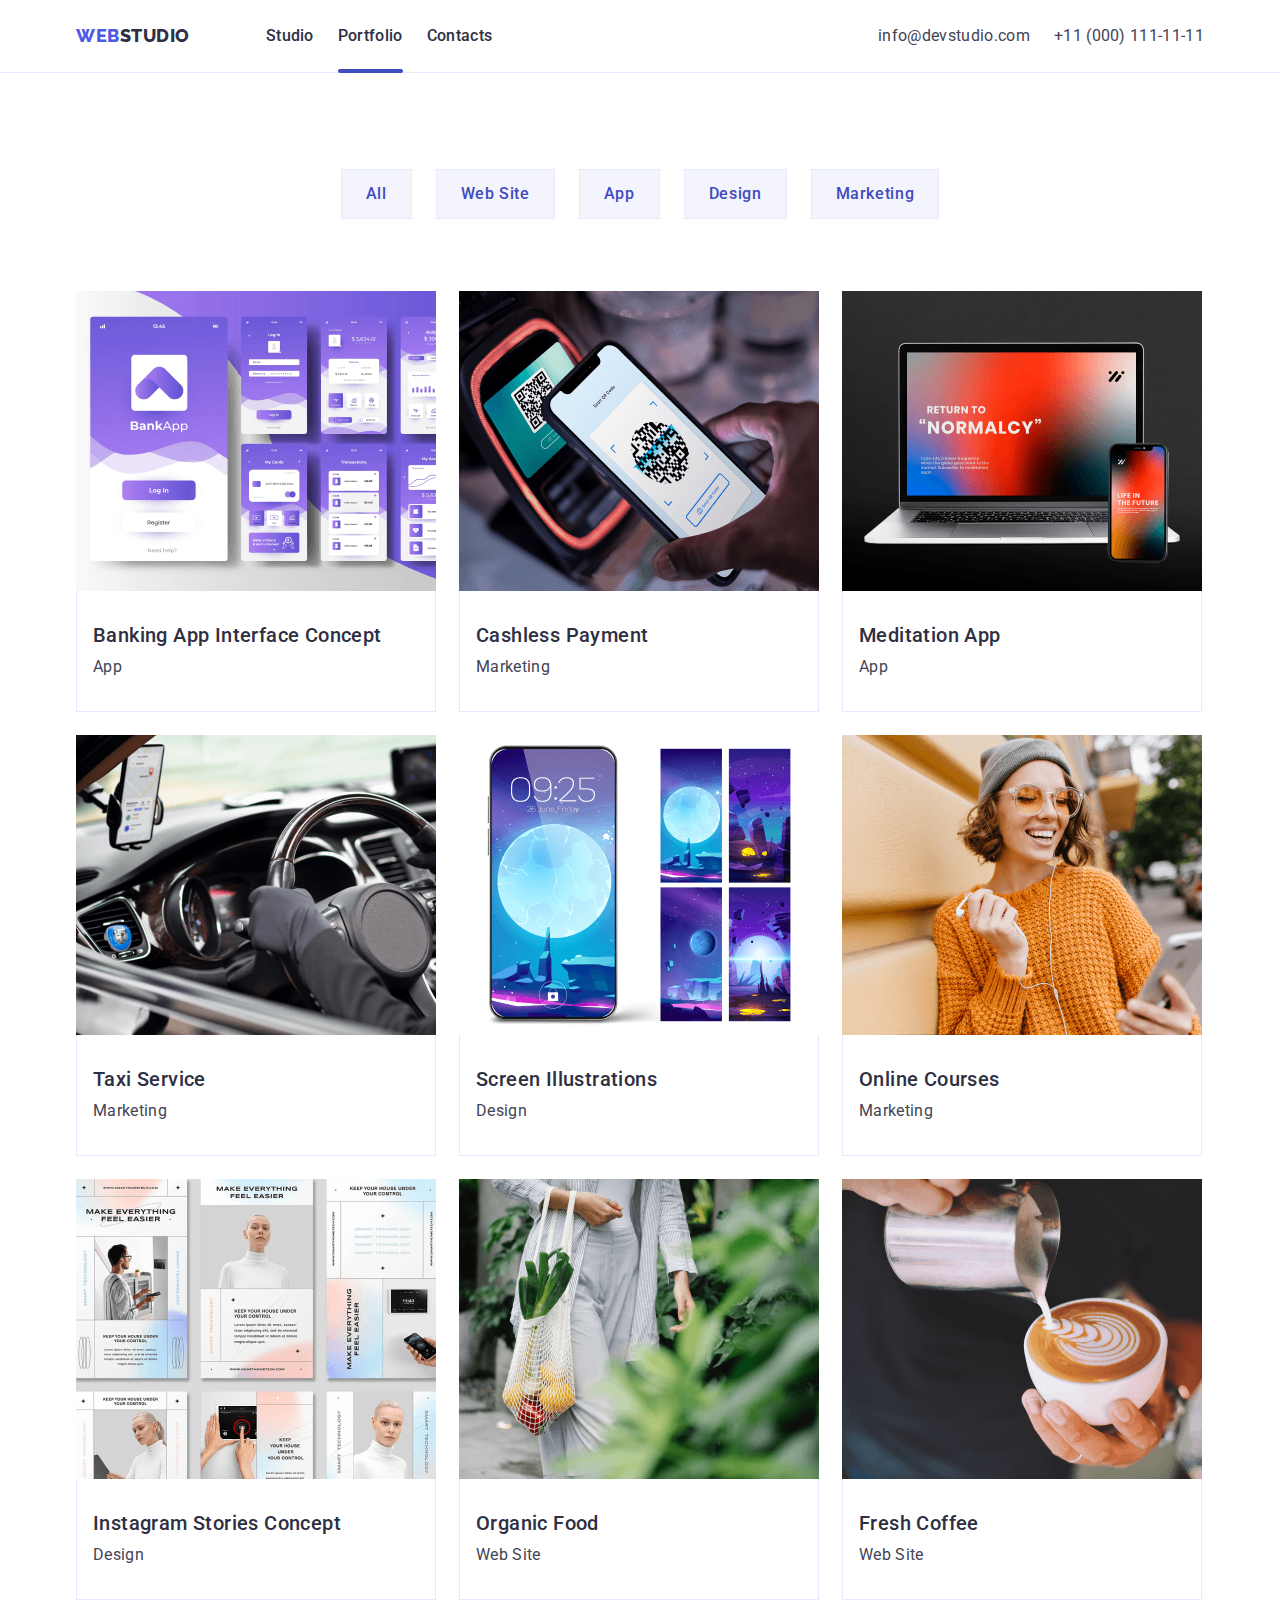
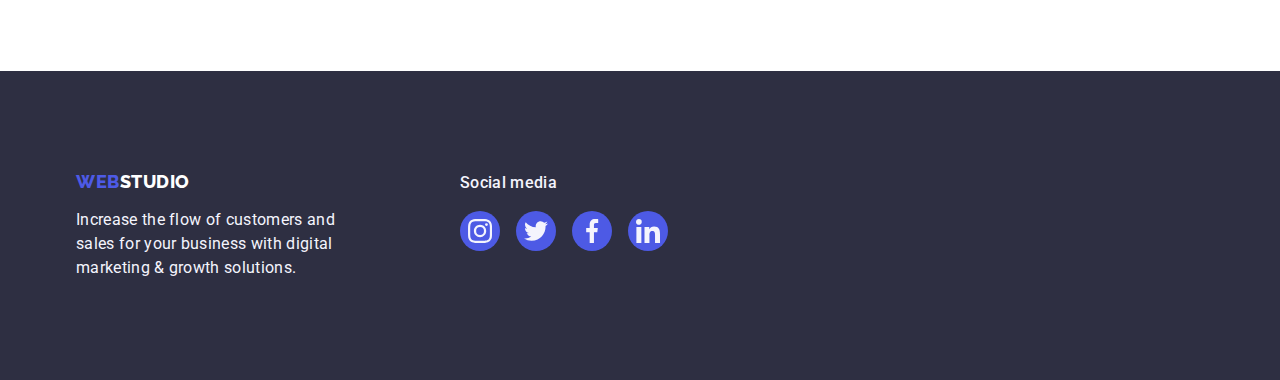
<file: portfolio.html>
<!DOCTYPE html>
<html lang="en">

<head>
    <meta charset="UTF-8" />
    <meta name="viewport" content="width=device-width, initial-scale=1.0" />
    <title>Web Studio</title>

    <!-- Fonts -->
    <link rel="preconnect" href="https://fonts.googleapis.com">
    <link rel="preconnect" href="https://fonts.gstatic.com" crossorigin>
    <link href="https://fonts.googleapis.com/css2?family=Raleway:wght@800&family=Roboto:wght@400;500;700&display=swap"
        rel="stylesheet">
    <!-- Styles -->
    <link rel="stylesheet" type="text/css"
        href=" https://cdnjs.cloudflare.com/ajax/libs/modern-normalize/2.0.0/modern-normalize.min.css">
    <link rel="stylesheet" href="./css/styles.css">
</head>

<body>
    <header>
        <div class="container header-container">
            <nav>
                <a href="./index.html" class="logo" width="44" height="21" alt="WebStudio">WEB<span>STUDIO</span></a>
                <ul class="menu">
                    <li><a href="./index.html">Studio</a></li>
                    <li><a href="./portfolio.html" class="current">Portfolio</a></li>
                    <li><a href="#">Contacts</a></li>
                </ul>
            </nav>
            <address class="contacts">
                <ul>
                    <li><a href="mailto:info@devstudio.com">info@devstudio.com</a></li>
                    <li><a href="tel:+11000111111">+11 (000) 111-11-11</a></li>
                </ul>
            </address>
        </div>
    </header>

    <main>
        <section class="portfolio-section">
            <div class="container">
                <h1 class="visually-hidden" hidden>portfolio-hidden</h1>
                <ul class="filter">
                    <li class="filter-button"><button type="button">All</button></li>
                    <li class="filter-button">
                        <button type="button">Web Site</button>
                    </li>
                    <li class="filter-button"><button type="button">App</button></li>
                    <li class="filter-button">
                        <button type="button">Design</button>
                    </li>
                    <li class="filter-button"><button type="button">Marketing</button>
                    </li>
                </ul>

                <ul class="portfolio-list">
                    <li class="portfolio-element" tabindex="0">
                        <a href="#">
                            <div class="portfolio-box">
                                <img src="./images/portfolio/banking_app_interface_concept.jpg" width="360" height="300"
                                    alt="App" />
                                <p class="overlay">14 Stylish and User-Friendly App Design Concepts · Task Manager App ·
                                    Calorie Tracker App · Exotic Fruit Ecommerce App · Cloud Storage App</p>
                            </div>
                            <div class="portfolio-element-details">
                                <h2>Banking App Interface Concept</h2>
                                <p>App</p>
                            </div>
                        </a>
                    </li>
                    <li class="portfolio-element" tabindex="0">
                        <a href="#">
                            <div class="portfolio-box">
                                <img src="./images/portfolio/cashless_payment.jpg" width="360" height="300"
                                    alt="Marketing" />
                                <p class="overlay">14 Stylish and User-Friendly App Design Concepts · Task Manager App ·
                                    Calorie Tracker App · Exotic Fruit Ecommerce App · Cloud Storage App</p>
                            </div>

                            <div class="portfolio-element-details">
                                <h2>Cashless Payment</h2>
                                <p>Marketing</p>
                            </div>
                        </a>
                    </li>
                    <li class="portfolio-element" tabindex="0">
                        <a href="#">
                            <div class="portfolio-box">
                                <img src="./images/portfolio/meditation_app.jpg" width="360" height="300" alt="App" />
                                <p class="overlay">14 Stylish and User-Friendly App Design Concepts · Task Manager App ·
                                    Calorie Tracker App · Exotic Fruit Ecommerce App · Cloud Storage App</p>
                            </div>
                            <div class="portfolio-element-details">
                                <h2>Meditation App</h2>
                                <p>App</p>
                            </div>
                        </a>
                    </li>
                    <li class="portfolio-element" tabindex="0">
                        <a href="#">
                            <div class="portfolio-box">
                                <img src="./images/portfolio/taxi_service.jpg" width="360" height="300" alt="App" />
                                <p class="overlay">14 Stylish and User-Friendly App Design Concepts · Task Manager App ·
                                    Calorie Tracker App · Exotic Fruit Ecommerce App · Cloud Storage App</p>
                            </div>
                            <div class="portfolio-element-details">
                                <h2>Taxi Service</h2>
                                <p>Marketing</p>
                            </div>
                        </a>
                    </li>
                    <li class="portfolio-element" tabindex="0">
                        <a href="#">
                            <div class="portfolio-box">
                                <img src="./images/portfolio/screen_illustrations.jpg" width="360" height="300"
                                    alt="Marketing" />
                                <p class="overlay">14 Stylish and User-Friendly App Design Concepts · Task Manager App ·
                                    Calorie Tracker App · Exotic Fruit Ecommerce App · Cloud Storage App</p>
                            </div>
                            <div class="portfolio-element-details">
                                <h2>Screen Illustrations</h2>
                                <p>Design</p>
                            </div>
                        </a>
                    </li>
                    <li class="portfolio-element" tabindex="0">
                        <a href="#">
                            <div class="portfolio-box">
                                <img src="./images/portfolio/online_courses.jpg" width="360" height="300" alt="App" />
                                <p class="overlay">14 Stylish and User-Friendly App Design Concepts · Task Manager App ·
                                    Calorie Tracker App · Exotic Fruit Ecommerce App · Cloud Storage App</p>
                            </div>
                            <div class="portfolio-element-details">
                                <h2>Online Courses</h2>
                                <p>Marketing</p>
                            </div>
                        </a>
                    </li>
                    <li class="portfolio-element" tabindex="0">
                        <a href="#">
                            <div class="portfolio-box">
                                <img src="./images/portfolio/instagram_stories_concept.jpg" width="360" height="300"
                                    alt="App" />
                                <p class="overlay">14 Stylish and User-Friendly App Design Concepts · Task Manager App ·
                                    Calorie Tracker App · Exotic Fruit Ecommerce App · Cloud Storage App</p>
                            </div>
                            <div class="portfolio-element-details">
                                <h2>Instagram Stories Concept</h2>
                                <p>Design</p>
                            </div>
                        </a>
                    </li>
                    <li class="portfolio-element" tabindex="0">
                        <a href="#">
                            <div class="portfolio-box">
                                <img src="./images/portfolio/organic_food.jpg" width="360" height="300"
                                    alt="Marketing" />
                                <p class="overlay">14 Stylish and User-Friendly App Design Concepts · Task Manager App ·
                                    Calorie Tracker App · Exotic Fruit Ecommerce App · Cloud Storage App</p>
                            </div>
                            <div class="portfolio-element-details">
                                <h2>Organic Food</h2>
                                <p>Web Site</p>
                            </div>
                        </a>
                    </li>
                    <li class="portfolio-element" tabindex="0">
                        <a href="#">
                            <div class="portfolio-box">
                                <img src="./images/portfolio/fresh_coffee.jpg" width="360" height="300" alt="App" />
                                <p class="overlay">14 Stylish and User-Friendly App Design Concepts · Task Manager App ·
                                    Calorie Tracker App · Exotic Fruit Ecommerce App · Cloud Storage App</p>
                            </div>
                            <div class="portfolio-element-details">
                                <h2>Fresh Coffee</h2>
                                <p>Web Site</p>
                            </div>
                        </a>
                    </li>
                </ul>
            </div>
        </section>
    </main>

    <footer>
        <div class="container">
            <div class="footer-wrapper">
                <div>
                    <a href="./index.html" class="logo">WEB<span>STUDIO</span></a>
                    <p class="footer-p">Increase the flow of customers and sales for your business with digital
                        marketing & growth
                        solutions.</p>
                </div>
                <div class="social-footer">
                    <p>Social media</p>
                    <ul class="footer-social-wrapper">
                        <li class="social-wrapper">
                            <a href="#">
                                <svg height="24" width="24">
                                    <use href="./images/icons.svg#icon-instagram"></use>
                                </svg>
                            </a>
                        </li>
                        <li class="social-wrapper">
                            <a href="#">
                                <svg height="24" width="24">
                                    <use href="./images/icons.svg#icon-twitter"></use>
                                </svg>
                            </a>
                        </li>
                        <li class="social-wrapper">
                            <a href="#">
                                <svg height="24" width="24">
                                    <use href="./images/icons.svg#icon-facebook"></use>
                                </svg>
                            </a>
                        </li>
                        <li class="social-wrapper">
                            <a href="#">
                                <svg height="24" width="24">
                                    <use href="./images/icons.svg#icon-linkedin"></use>
                                </svg>
                            </a>
                        </li>
                    </ul>
                </div>
            </div>
        </div>
    </footer>
</body>

</html>
</file>
<file: css/styles.css>
@font-face {
    font-family: 'Roboto', 'Raleway';
    src: url('https://fonts.googleapis.com/css2?family=Raleway:wght@800&family=Roboto:wght@400;500;700&display=swap');
    font-style: normal;
    font-display: swap;
    font-weight: 400;
}

:root {
    --iris: #4d5ae5;
    --ocean: #404bbf;
    --navy-blue: #2e2f42;
    --green: #31d0aa;
    --slate: #434455;
    --light-slate: #8e8f99;
    --cornflower: #e7e9fc;
    --cloud: #f4f4fd;
    --navy-blue-modal: rgba(46, 47, 66, 0.4);
    --grey: rgba(46, 47, 66, 0.7);
    --white: #fff;
    --dairy: #fcfcfc;
    --normal: #9747FF;
    --primary-font: "Roboto", sans-serif;
    --logo-font: 'Raleway', sans-serif;
    --trns-slow: 600ms ease-out;
    --trns-fast: 250ms cubic-bezier(0.4, 0, 0.2, 1);
}

h1,
h2,
h3,
h4,
h5,
h6 {
    margin: 0;
}

ul {
    display: flex;
    gap: 24px;
    margin: 0;
    padding: 0;
}

nav {
    display: flex;
    align-items: center;
    margin-right: auto;
}

.container {
    margin: 0 auto;
    padding: 0px 15px;
    width: 1158px;
    flex-shrink: 0;
    align-items: center;
}

header{
    border-bottom: 1px solid var(--cornflower);
}

.header-container {
    display: flex;
}

.logo {
    display: block;
    margin-right: 76px;
    font-family: var(--logo-font);
    font-weight: 800;
    font-size: 18px;
    line-height: 117%;
    letter-spacing: 0.03em;
    text-transform: uppercase;
    color: var(--iris);
}

.logo:hover {
    text-decoration: none;
}

footer .logo span {
    color: var(--white);
}

header .logo span {
    color: var(--navy-blue);
}

.current {
    color: var(--ocean);
}

.current::after {
    position: absolute;
    left: 0;
    bottom: -1px;
    content: '';
    display: block;
    width: 100%;
    height: 4px;
    border-radius: 2px;
    background-color: var(--ocean);
}

.menu li a {
    position: relative;
    display: block;
    padding: 24px 0;
}

.menu a {
    font-family: var(--primary-font);
    font-weight: 500;
    font-size: 16px;
    line-height: 150%;
    letter-spacing: 0.02em;
    color: var(--navy-blue);
    cursor: pointer;
}

.menu a:hover,
:focus {
    color: var(--ocean);
    transition: color var(--trns-fast);
}

.contacts ul li a {
    color: var(--slate);
    font-style: normal;
    font-family: var(--primary-font);
    font-weight: 400;
    font-size: 16px;
    line-height: 150%;
    letter-spacing: 0.02em;
    cursor: pointer;
}

.contacts ul li a:hover {
    color: var(--ocean);
    transition-property: color;
    transition: var(--trns-fast);
    cursor: pointer;
}

.contacts ul li a:active {
    font-weight: 400;
}

.team {
    padding: 120px 0 120px 0;
    text-align: center;
    background: var(--cloud);
}

.team h2 {
    margin-bottom: 72px;
}

.team ul li {
    background-color: var(--white);
}

.team-member {
    padding-top: 32px;
    padding-bottom: 32px;
}

.filter {
    justify-content: center;
    margin-bottom: 72px;
}

.visually-hidden {
    position: absolute;
    width: 1px;
    height: 1px;
    margin: -1px;
    border: 0;
    padding: 0;
    white-space: nowrap;
    clip-path: inset(100%);
    clip: rect(0 0 0 0);
    overflow: hidden;
}

.main-section {
    text-align: center;
    padding: 188px 0;
    background-position: center;
    background-size: cover;
    background-image: linear-gradient(rgba(46, 47, 66, 0.7),
            rgba(46, 47, 66, 0.7)), url(../images/hero-bg.jpeg);
}

.main-section h1 {
    color: var(--white);
    max-width: 496px;
    margin-left: auto;
    margin-right: auto;
    margin-bottom: 48px;
}

.main-section button {
    color: var(--cloud);
    background-color: var(--ocean);
    box-shadow: 0 4px 4px 0 rgba(0, 0, 0, 0.15);
    background: var(--iris);
    border: 0px;
}

.main-section button:hover {
    color: var(--cloud);
    background-color: var(--ocean);
    box-shadow: 0 4px 4px 0 rgba(0, 0, 0, 0.15);
    transition-property: background-color, box-shadow;
    transition-duration: var(--trns-fast);
}

.features-list {
    padding-top: 120px;
    padding-bottom: 120px;
}

.features {
    position: absolute;
    width: 1px;
    height: 1px;
    margin: -1px;
    border: 0;
    padding: 0;
    white-space: nowrap;
    clip-path: inset(100%);
    clip: rect(0 0 0 0);
    overflow: hidden;
}

.feature {
    width: calc(100% / 4);
}

.feature h3 {
    margin-bottom: 8px;
}

.feature-icon {
    height: 112px;
    width: 100%;
    background-color: var(--cloud);
    position: relative;
    text-align: center;
    display: flex;
    align-items: center;
    justify-content: center;
    margin-bottom: 22px;
    border: 1px solid #ffffff80;
}

.what-we-do {
    padding-bottom: 120px;
}

.what-we-do h2 {
    text-align: center;
    margin-bottom: 72px;
}

.portfolio-section {
    padding-top: 96px;
    padding-bottom: 72px;
}

button {
    border: 1px solid var(--cornflower);
    padding: 12px 24px;
    background-color: var(--cloud);
    color: var(--ocean);
    font-family: var(--primary-font);
    font-weight: 500;
    font-size: 16px;
    line-height: 150%;
    letter-spacing: 0.04em;
}

button:hover,
button:focus {
    padding: 12px 24px;
    color: var(--cloud);
    background-color: var(--ocean);
    transition: var(--trns-fast);
    transition-property: background-color, color;
    cursor: pointer;
}

.customers {
    padding-top: 120px;
    padding-bottom: 120px;
}

.customers h2 {
    margin-bottom: 72px;
    text-align: center;
    width: 100%;
}

.customers-wrapper {
    display: inline-flex;
    gap: 24px;
    align-content: center;
    align-items: center;
    justify-content: center;
}

.customer-card {
    width: 168px;
    height: 88px;
}

.customer-card a:hover,
.customer-card a:focus {
    border: 1px solid var(--ocean);
    color: var(--ocean);
    cursor: pointer;
    fill: var(--ocean);
    transition-property: color;
    transition: var(--trns-fast);
}

.customer-card a {
    display: flex;
    align-items: center;
    justify-content: center;
    align-content: center;
    border: 1px solid var(--light-slate);
    fill: var(--light-slate);
    height: 100%;
    width: 100%;
    align-content: center;
    text-align: center;
}

.social-main {
    margin-top: 8px;
    align-items: center;
    justify-content: center;
    display: flex;
    gap: 24px;
    align-content: center;
}

.social-wrapper {
    width: 40px;
    height: 40px;
}

.social-wrapper a {
    width: 100%;
    height: 100%;
    display: flex;
    background-color: var(--iris);
    align-items: center;
    justify-content: center;
    border-radius: 50%;
}

.social-wrapper a:hover,
.social-wrapper a:focus {
    background-color: var(--ocean);
    border-color: var(--ocean);
    transition-property: background-color, color;
    transition: var(--trns-fast);
    cursor: pointer;
}

.social-footer p {
    color: var(--WHITE);
    font-family: var(--primary-font);
    font-size: 16px;
    font-weight: 500;
    line-height: 24px;
    letter-spacing: 0.02em;
    text-align: left;
    margin-bottom: 16px;
}

.footer-wrapper {
    gap: 120px;
    display: flex;
    align-items: self-start;
    justify-content: left;
}

.footer-social-wrapper {
    display: flex;
    align-items: center;
    justify-content: center;
    gap: 16px;
    align-content: center;
    background-color: inherit;
}

.footer-social-wrapper a:hover,
.footer-social-wrapper a:focus {
    background-color: var(--green);
    transition-property: background-color, color;
    transition: var(--trns-fast);
    cursor: pointer;
}

a {
    font-family: inherit;
    font-weight: 400;
    font-size: 12px;
    line-height: 133%;
    letter-spacing: 0.04em;
    text-decoration: none;
    text-decoration-skip-ink: none;
    color: var(--iris);
}

a:active {
    font-family: inherit;
    font-weight: 500;
    font-size: 16px;
    line-height: 150%;
    letter-spacing: 0.02em;
    color: var(--ocean);
}

li {
    list-style-type: none;
}

h1 {
    font-family: var(--title-font);
    font-weight: 700;
    font-size: 56px;
    line-height: 107%;
    letter-spacing: 0.02em;
    color: var(--navy-blue);
}

h2 {
    font-family: var(--title-font);
    font-weight: 700;
    font-size: 36px;
    line-height: 111%;
    letter-spacing: 0.02em;
    text-transform: capitalize;
    color: var(--navy-blue);
}

.portfolio-list {
    display: flex;
    align-content: center;
    flex-wrap: wrap;
    margin: 0;
    list-style: none;
}

.portfolio-list li h2 {
    margin-bottom: 8px;
    font-family: var(--title-font);
    font-weight: 500;
    font-size: 20px;
    line-height: 120%;
    letter-spacing: 0.02em;
    color: var(--navy-blue);
}

.portfolio-element {
    display: flex;
    width: 359px;
    height: 420px;
    flex-direction: column;
    align-items: flex-start;
    gap: 32px;
    flex-shrink: 0;
}

.portfolio-element-details {
    border: 1px solid var(--cornflower);
    border-top: none;
    padding: 32px 16px;
}

.portfolio-list img {
    width: 360px;
    height: 300px;
    flex-shrink: 0;
}

.portfolio-box {
    position: relative;
    overflow: hidden;
}

.overlay {
    position: absolute;
    top: 0;
    left: 0;
    transform: translateY(100%);
    width: 100%;
    height: 100%;
    display: flex;
    justify-content: center;
    align-items: center;
    padding: 40px;
    font-size: 14px;
    line-height: 1.28;
    letter-spacing: -0.02em;
    color: var(--light, #fafafa);
    background-color: var(--ocean);
    opacity: 0.9;
    transition: 400ms ease-in 0s, 300ms var(--trns-fast);
    transition-property: transform, filter;
}

.portfolio-element:hover .overlay,
.portfolio-element:focus .overlay {
    transform: translateY(0);
    filter: blur(0px);
}

h3 {
    font-family: var(--title-font);
    font-weight: 500;
    font-size: 20px;
    line-height: 120%;
    letter-spacing: 0.02em;
    color: var(--navy-blue);
}

body {
    font-family: var(--primary-font);
    font-weight: 500;
    font-size: 16px;
    line-height: 140%;
    color: var(--navy-blue);
    margin: 0;
    padding: 0;
}

img {
    display: block;
}

p {
    margin: 0;
    font-family: inherit;
    font-weight: 400;
    font-size: 16px;
    line-height: 150%;
    letter-spacing: 0.02em;
    color: var(--slate);
}

footer {
    padding-top: 100px;
    padding-bottom: 100px;
    color: var(--cloud);
    background-color: var(--navy-blue)
}

footer p {
    color: var(--cloud);
    max-width: 264px;
}

footer .logo {
    margin-bottom: 16px;
}

.backdrop {
    position: fixed;
    inset: 0;
    background: var(--navy-blue-modal);
    visibility: visible;
    pointer-events: initial;
    transition: var(--trns-slow);
    transition-property: opacity, visibility;
    transition-delay: 0ms;
}

.backdrop.is-hidden {
    opacity: 0;
    visibility: hidden;
    pointer-events: none;
    transition-delay: 500ms;
}

.modal {
    position: absolute;
    top: 50%;
    left: 50%;
    transform: translateX(-50%) translateY(-50%) scale(1);
    width: 408px;
    min-height: 584px;
    background-color: var(--dairy);
    border-radius: 4px;
    opacity: 100%;
    transition-duration: 300ms;
    transition-timing-function: cubic-bezier(0.42, 0, 0.21, 1.5);
    transition-property: transform, opacity;
    transition-delay: 600ms;
}

.backdrop.is-hidden .modal {
    transform: translateX(-50%) translateY(-50%) scale(0.3);
    opacity: 0;
    transition-delay: 0ms;
}

.modal-btn {
    display: flex;
    padding: 5px;
    border-radius: 50%;
    position: absolute;
    top: 24px;
    right: 24px;
    box-shadow:
        0px 2px 1px 0px rgba(0, 0, 0, 0.2),
        0px 1px 3px 0px rgba(0, 0, 0, 0.12),
        0px 1px 1px 0px rgba(0, 0, 0, 0.14);
}

.modal-btn svg {
    background-color: var(--cornflower);
    fill: var(--navy-blue);
}

.modal-btn:hover,
.modal-btn:focus {
    display: flex;
    padding: 5px;
    border-radius: 50%;
    position: absolute;
    opacity: 50%;
    top: 24px;
    right: 24px;
    cursor: pointer;
    background-color: var(--ocean);
}

.modal-btn:hover svg,
.modal-btn:focus svg {
    fill: var(--ocean);
}

/* .modal-btn-icon {
} */
</file>
